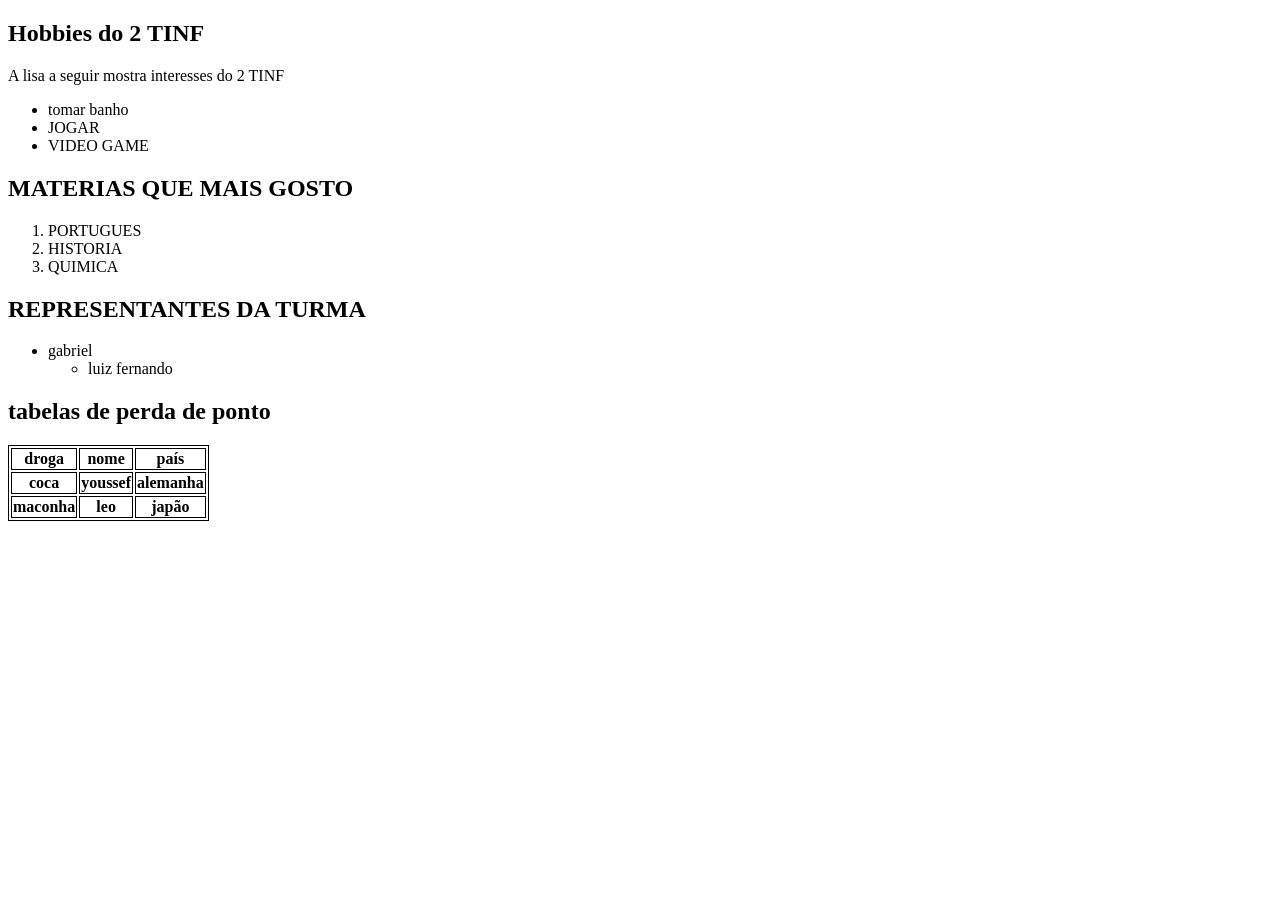
<file: index.html>
<!DOCTYPE html>
<html lang="pt-br">

<head>
    <meta charset="UTF-8">
    <meta name="viewport" content="width=device-width, initial-scale=1.0">
    <title>html - parte 2</title>
    <style>
        table,
        th {
            border: 1px black solid;
        }
    </style>
</head>

<body>
    <h2> Hobbies do 2 TINF</h2>

    <p> A lisa a seguir mostra interesses do 2 TINF</p>

    <ul>
        <li>tomar banho</li>
        <LI>JOGAR</LI>
        <LI>VIDEO GAME</LI>
    </ul>

    <h2>MATERIAS QUE MAIS GOSTO</h2>
    <OL>
        <LI>PORTUGUES</LI>
        <LI>HISTORIA</LI>
        <LI>QUIMICA</LI>
    </OL>

    <H2>REPRESENTANTES DA TURMA</H2>
    <ul>
        <li>gabriel</li>
        <ul>
            <li>luiz fernando</li>
        </ul>
    </ul>

    <h2>tabelas de perda de ponto</h2>
    <table>
        <tr>
            <th>droga</th>
            <th>nome</th>
            <th>país</th>
        </tr>
        <tr>
            <th>coca</th>
            <th>youssef</th>
            <th>alemanha</th>
        </tr>
        <tr>
            <th>maconha</th>
            <th>leo</th>
            <th>japão</th>
        </tr>
    </table>
</body>

</html>
</file>
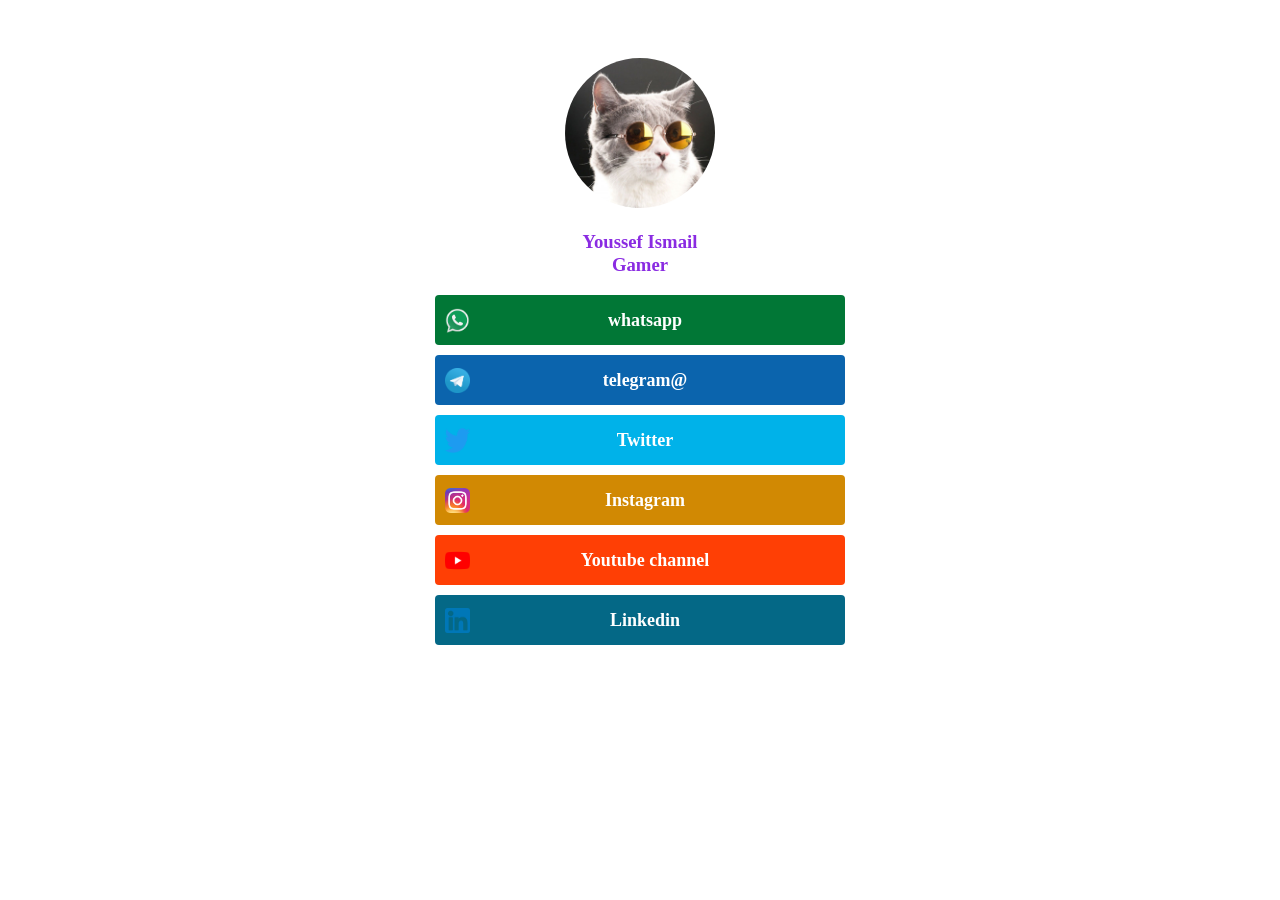
<file: atividade 04.09.2025/index.html>
<!DOCTYPE html>
<html lang="en">
<head>
    <meta charset="UTF-8">
    <meta name="viewport" content="width=device-width, initial-scale=1.0">
    <title>Document</title>
    <link rel="stylesheet" href="estilo.css">
</head>
<body>
    <div class="tudo">
        <div class="fotos">
            <img class="imagem" src="gato.png" alt="Profile Picture">
        </div>
        <div class="nome">
            <h3>Youssef Ismail</h3>
            <h3 style="margin-top: -17px;">Gamer</h3>
        </div>
        <div class="itens">
            <div class="whats">
                <div class="inte">
                    <img class="icon" src="whats.png" alt="WhatsApp" />
                    <div class="platform-name">whatsapp</div>
                </div>
            </div>
            <div class="tele">
                <div class="inte">
                    <img class="icon" src="tele.png" alt="Telegram" />
                    <div class="platform-name">telegram@</div>
                </div>
            </div>
            <div class="twitter">
                <div class="inte">
                    <img class="icon" src="twi.png" alt="Twitter" />
                    <div class="platform-name">Twitter</div>
                </div>
            </div>
            <div class="insta">
                <div class="inte">
                    <img class="icon" src="insta.png" alt="Instagram" />
                    <div class="platform-name">Instagram</div>
                </div>
            </div>
            <div class="you">
                <div class="inte">
                    <img class="icon" src="you.png" alt="YouTube" />
                    <div class="platform-name">Youtube channel</div>
                </div>
            </div>
            <div class="link">
                <div class="inte">
                    <img class="icon" src="link.png" alt="LinkedIn" />
                    <div class="platform-name">Linkedin</div>
                </div>
            </div>
        </div>
    </div>
</body>
</html>
</file>
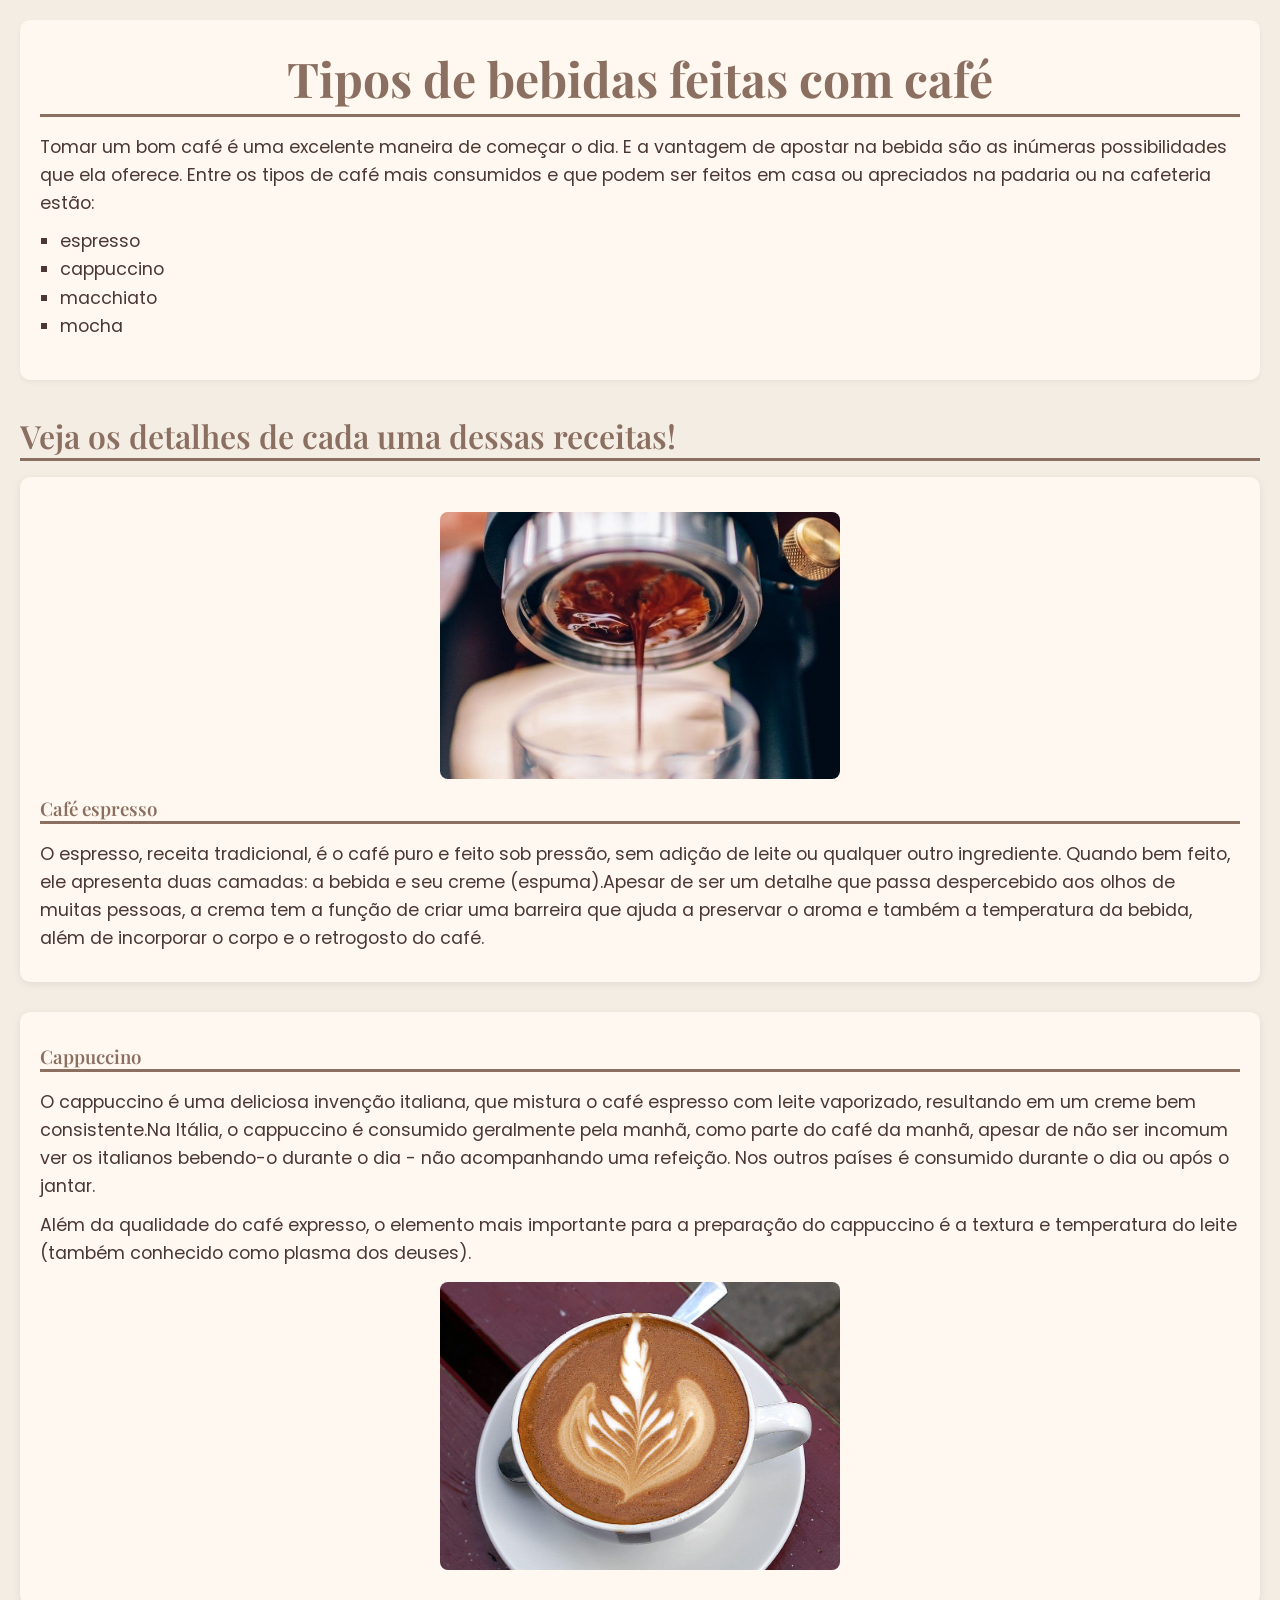
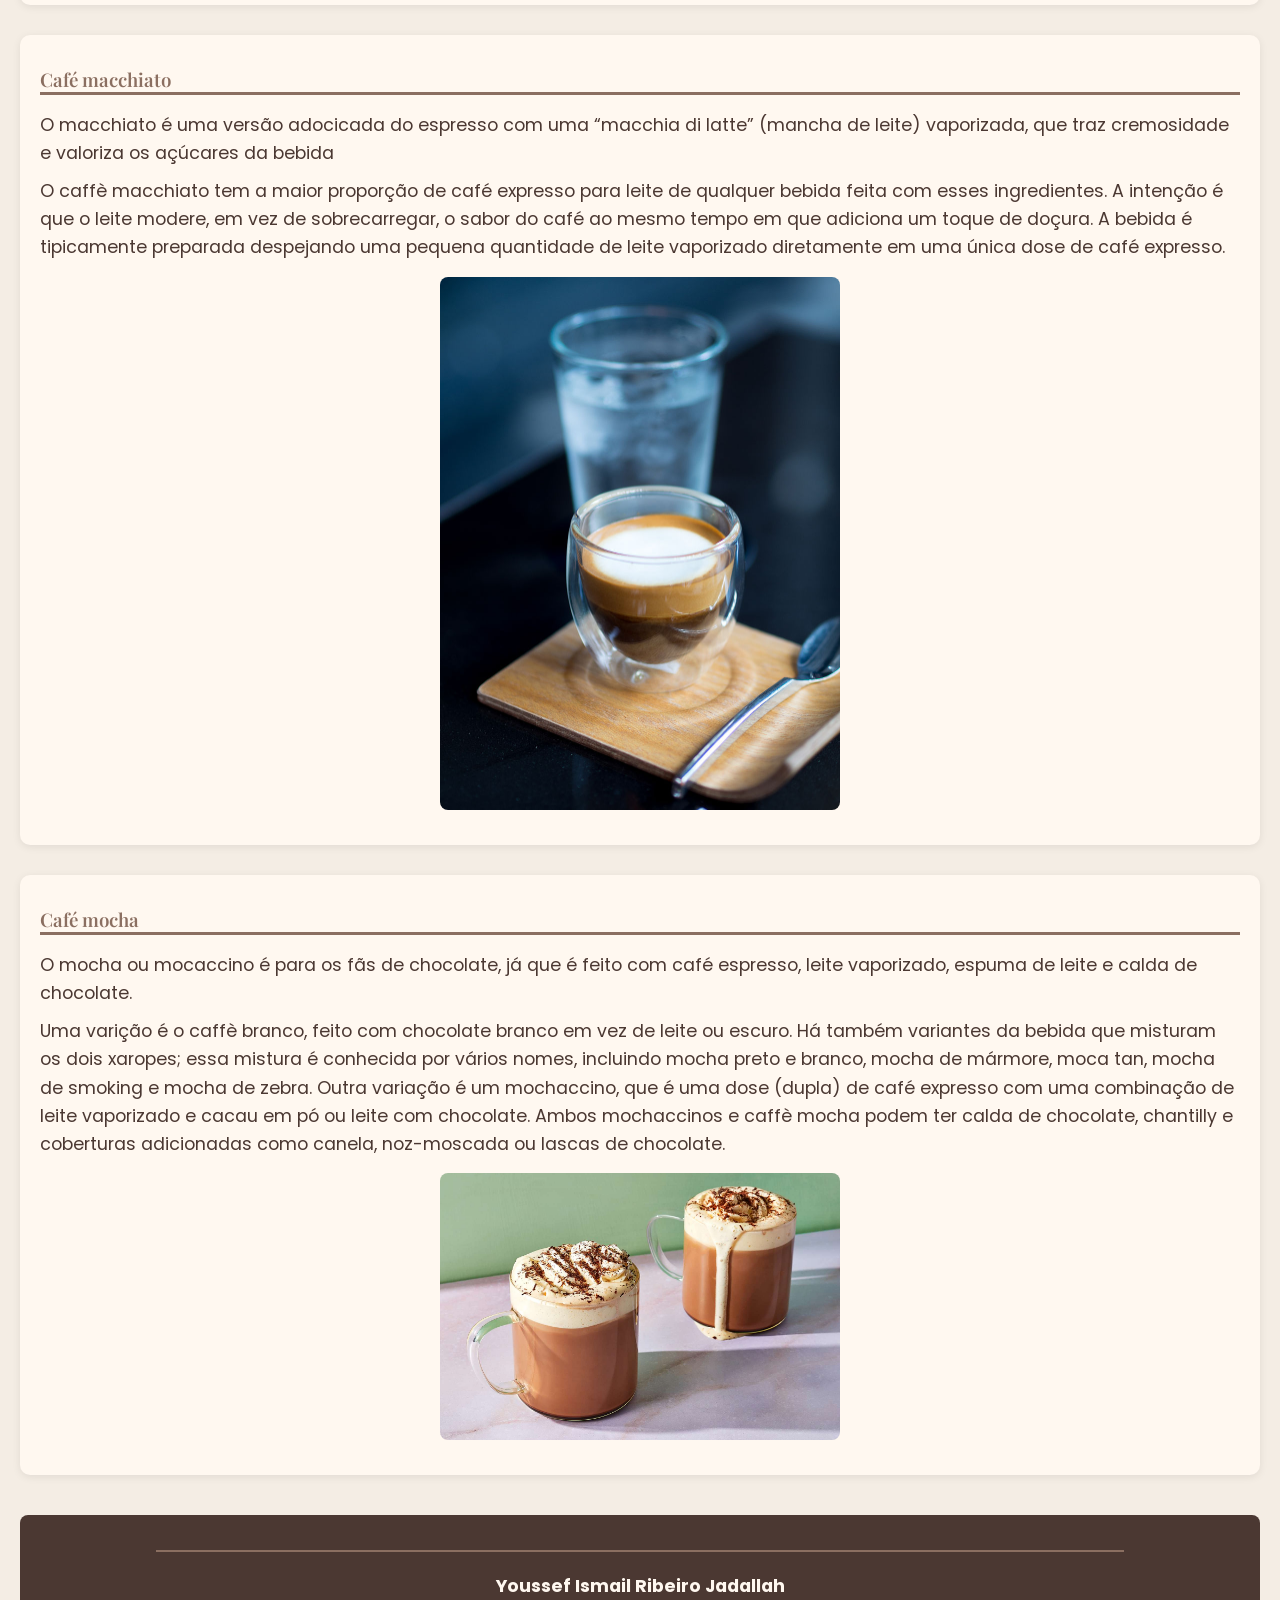
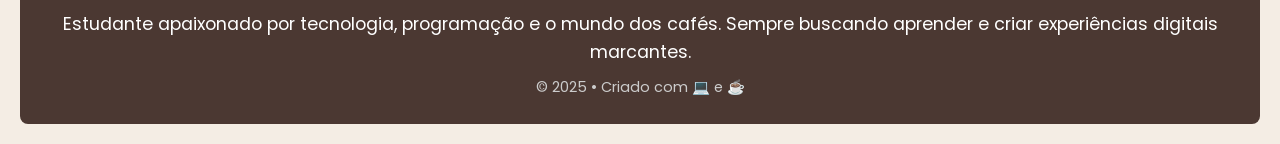
<file: atividade gil 22 05 2025/index.html>
<!DOCTYPE html>
<html lang="PT-BR">
<head>
    <meta charset="UTF-8" />
    <meta name="viewport" content="width=device-width, initial-scale=1.0" />
    <title>Bebidas feiras com café</title>

    <!--Essa página foi criada utilizando como base o conteúdo do artigo do site: https://www.mokaclube.com.br/blog/quais-os-tipos-de-cafe/ 
Autor: MokaClube. 27 de setembro de 2019 
Outras referencias: https://pt.wikipedia.org/wiki/Cappuccino
-->
    <link rel="stylesheet" href="estilo.css" />
    <link href="https://fonts.googleapis.com/css2?family=Playfair+Display:wght@600&family=Poppins&display=swap" rel="stylesheet" />
</head>
<body>
    <div class="conteudo-topo fade-in">
        <h1>Tipos de bebidas feitas com café</h1>
        <p>Tomar um bom café é uma excelente maneira de começar o dia. E a vantagem de apostar na bebida são as inúmeras possibilidades que ela oferece.

        Entre os tipos de café mais consumidos e que podem ser feitos em casa ou apreciados na padaria ou na cafeteria estão:</p>

        <ul>
            <li>espresso</li>
            <li>cappuccino</li>
            <li>macchiato</li>
            <li>mocha</li>
        </ul>
    </div>

    <div class="conteudo-principal fade-in">
        <h2>Veja os detalhes de cada uma dessas receitas!</h2>

        <div class="bebida fade-in" style="animation-delay: 0.2s;">
            <img src="img/espresso.jpg" alt="espresso saindo da máquina" />
            <h3>Café espresso</h3>
            <p>O espresso, receita tradicional, é o café puro e feito sob pressão, sem adição de leite ou qualquer outro ingrediente. Quando bem feito, ele apresenta duas camadas: a bebida e seu creme (espuma).Apesar de ser um detalhe que passa despercebido aos olhos de muitas pessoas, a crema tem a função de criar uma barreira que ajuda a preservar o aroma e também a temperatura da bebida, além de incorporar o corpo e o retrogosto do café.</p>
        </div>

        <div class="bebida fade-in" style="animation-delay: 0.4s;">
            <h3>Cappuccino</h3>
            <p>O cappuccino é uma deliciosa invenção italiana, que mistura o café espresso com leite vaporizado, resultando em um creme bem consistente.Na Itália, o cappuccino é consumido geralmente pela manhã, como parte do café da manhã, apesar de não ser incomum ver os italianos bebendo-o durante o dia - não acompanhando uma refeição. Nos outros países é consumido durante o dia ou após o jantar.</p>
            <p>Além da qualidade do café expresso, o elemento mais importante para a preparação do cappuccino é a textura e temperatura do leite (também conhecido como plasma dos deuses).</p>

            <img src="img/Latte_art.jpg" alt="cappucino com latte art" />
        </div>

        <div class="bebida fade-in" style="animation-delay: 0.6s;">
            <h3>Café macchiato</h3>
            <p>O macchiato é uma versão adocicada do espresso com uma “macchia di latte” (mancha de leite) vaporizada, que traz cremosidade e valoriza os açúcares da bebida</p>
            <p>O caffè macchiato tem a maior proporção de café expresso para leite de qualquer bebida feita com esses ingredientes. A intenção é que o leite modere, em vez de sobrecarregar, o sabor do café ao mesmo tempo em que adiciona um toque de doçura. A bebida é tipicamente preparada despejando uma pequena quantidade de leite vaporizado diretamente em uma única dose de café expresso.</p>

            <img src="img/macchiato.jpg" alt="macchiato" />
        </div>

        <div class="bebida fade-in" style="animation-delay: 0.8s;">
            <h3>Café mocha</h3>
            <p>O mocha ou mocaccino é para os fãs de chocolate, já que é feito com café espresso, leite vaporizado, espuma de leite e calda de chocolate.</p>
            <p>Uma varição é o caffè branco, feito com chocolate branco em vez de leite ou escuro. Há também variantes da bebida que misturam os dois xaropes; essa mistura é conhecida por vários nomes, incluindo mocha preto e branco, mocha de mármore, moca tan, mocha de smoking e mocha de zebra.

                Outra variação é um mochaccino, que é uma dose (dupla) de café expresso com uma combinação de leite vaporizado e cacau em pó ou leite com chocolate. Ambos mochaccinos e caffè mocha podem ter calda de chocolate, chantilly e coberturas adicionadas como canela, noz-moscada ou lascas de chocolate.</p>

            <img src="img/mocha.jpg" alt="mocha" />
        </div>
    </div>

    <footer>
        <hr style="border: none; border-top: 2px solid #8B6F61; width: 80%; margin: 20px auto;" />
        <p>
            <strong>
                <a href="sobremim.html" style="color: #FFF8F0; text-decoration: none;">
                    Youssef Ismail Ribeiro Jadallah
                </a>
            </strong>
        </p>
        <p>Estudante apaixonado por tecnologia, programação e o mundo dos cafés. Sempre buscando aprender e criar experiências digitais marcantes.</p>
        <p style="font-size: 0.9em; color: #ccc;">&copy; 2025 • Criado com 💻 e ☕</p>
    </footer>
</body>
</html>
</file>
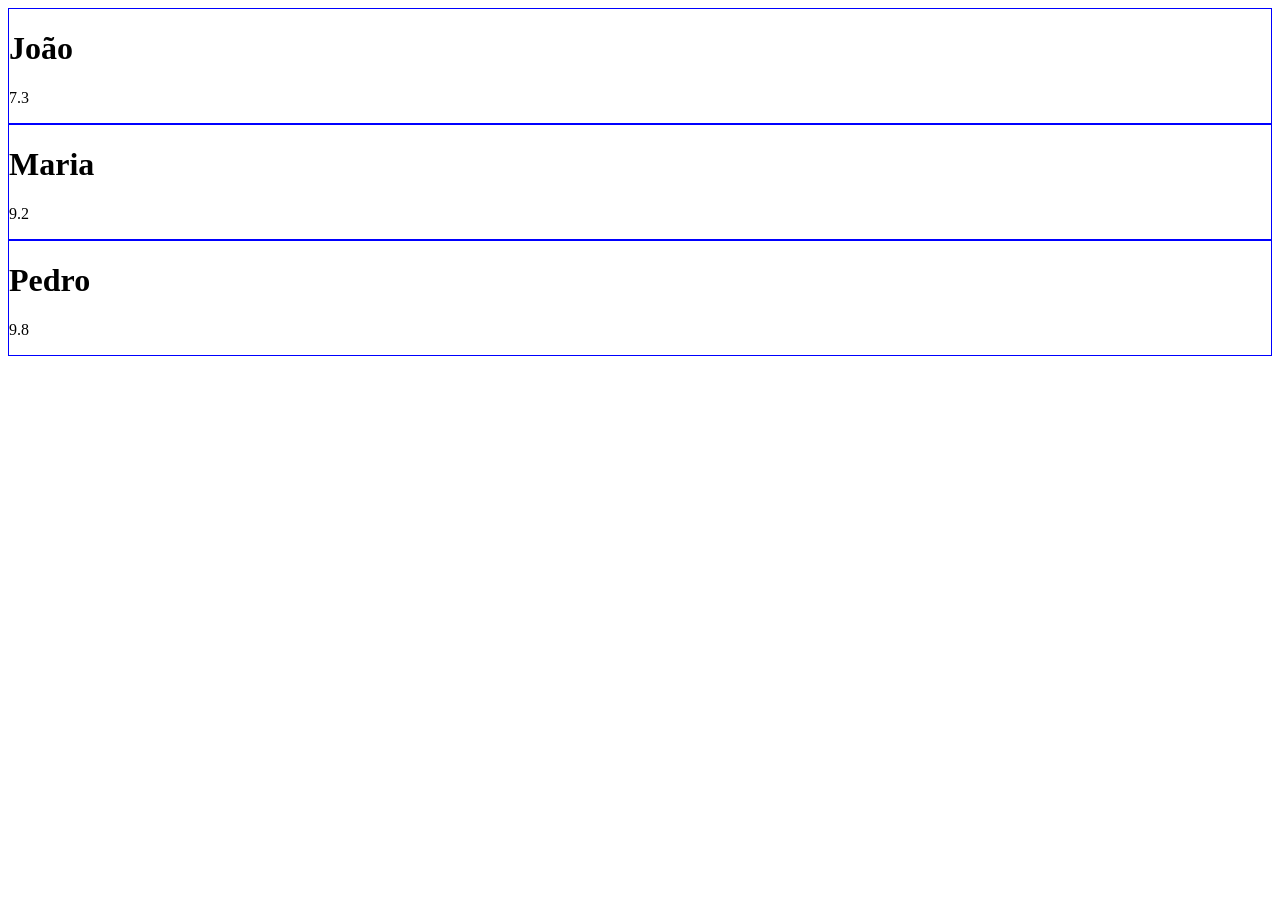
<file: aula 02.10.2025/index.html>
<!DOCTYPE html>
<html lang="en">
<head>
    <meta charset="UTF-8">
    <meta name="viewport" content="width=device-width, initial-scale=1.0">
    <title>Document</title>
</head>
<body>
    
    <script src="script6.js"></script>
</body>
</html>
</file>
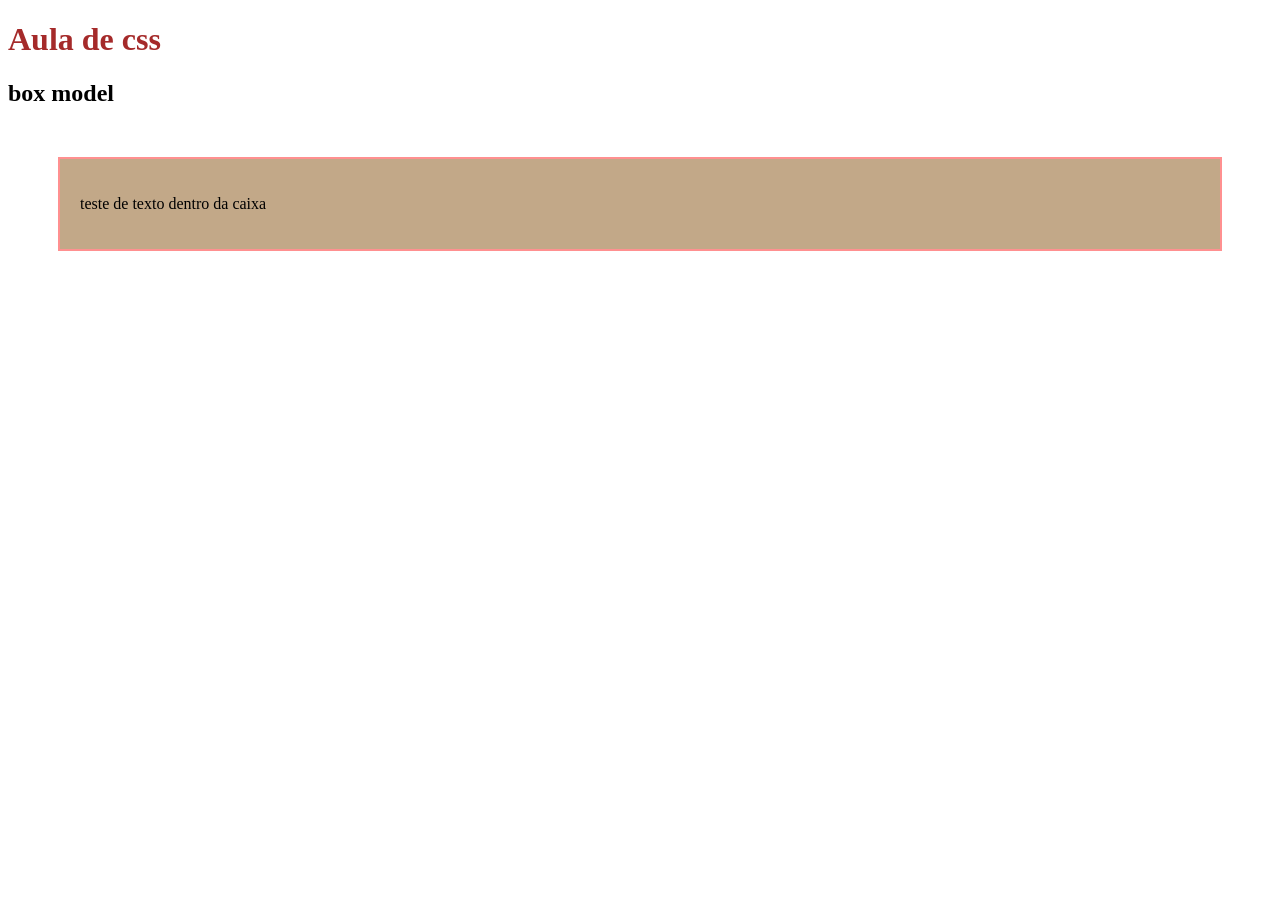
<file: aula 1505/index.html>
<!DOCTYPE html>
<html lang="en">
<head>
    <meta charset="UTF-8">
    <meta name="viewport" content="width=device-width, initial-scale=1.0">
    <title>css - aula 1</title>
    <link rel="stylesheet" href="estilo.css">
</head>
<body>
    <h1>Aula de css</h1>
    <h2>box model</h2>
    <div>
        <p>teste de texto dentro da caixa</p>
    </div>
</body>
</html>
</file>
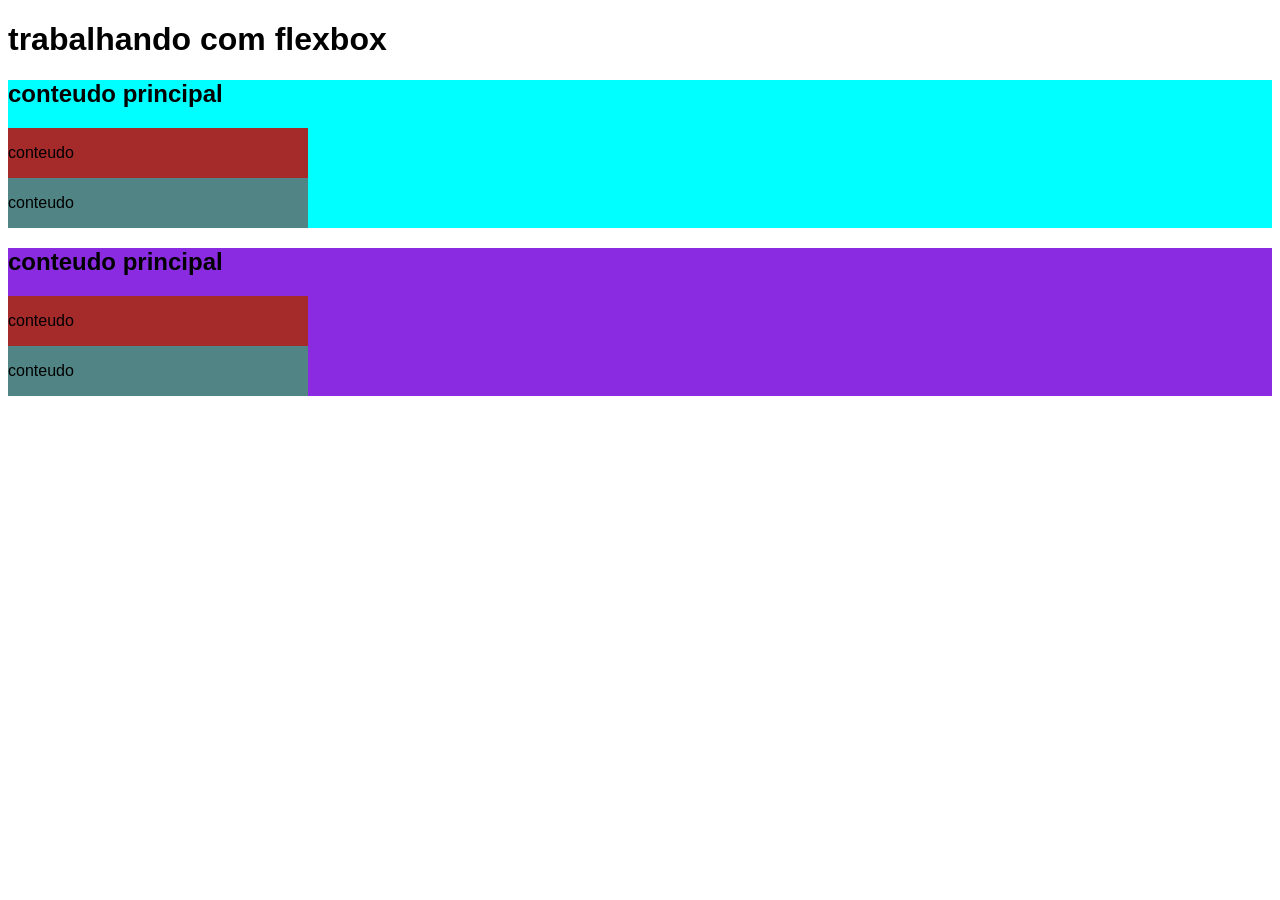
<file: aula 17 06 2025/index.html>
<!DOCTYPE html>
<html lang="en">
<head>
    <meta charset="UTF-8">
    <meta name="viewport" content="width=device-width, initial-scale=1.0">
    <title>flexbox</title>
    <link rel="stylesheet" href="estilo.css">
</head>
<body>
    <h1>trabalhando com flexbox</h1>

    <div class="conteudo1">
        <h2>conteudo principal</h2>
        <div class="conteiner">
            <div class="interna1">
                <p>conteudo</p>
            </div>
            <div class="interna2">
                <p>conteudo</p>
            </div>
        </div>
    </div>



    <div class="conteudo2">
        <h2>conteudo principal</h2>
        <div class="conteiner">
            <div class="interna1">
                <p>conteudo</p>
            </div>
            <div class="interna2">
                <p>conteudo</p>
            </div>
        </div>
    </div>
</body>
</html>
</file>
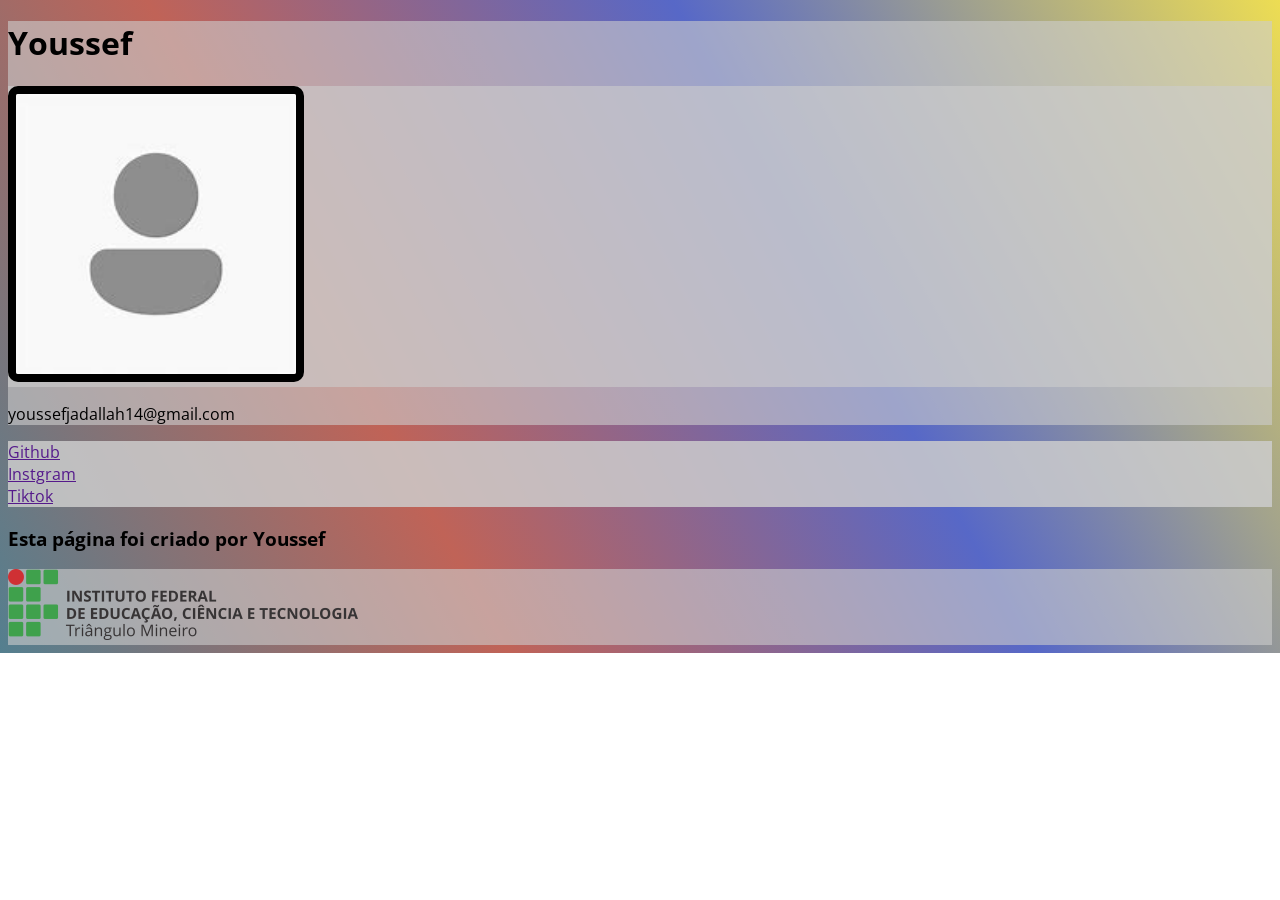
<file: aula 20 05/index.html>
<!DOCTYPE html>
<html lang="en">
<head>
    <meta charset="UTF-8">
    <meta name="viewport" content="width=device-width, initial-scale=1.0">
    <title>aula 22/05 </title>
    <link rel="stylesheet" href="estilo.css">
</head>
<body>
    <div class="topo">
        <h1>Youssef</h1>
        <div>
            <img src="img\OIP.jpg" alt="minha foto aqui" class="avatar">
        </div>
        <p class="contato">youssefjadallah14@gmail.com</p>
    </div>

    <div class="meuslinks">
        <div class="links"> <a href="" target="_blank"> Github </a></div>
        <div class="links"> <a href="" target="_blank"> Instgram </a></div>
        <div class="links"> <a href="" target="_blank"> Tiktok </a></div>
    </div>

    <footer>
        <h3 class="direitos">Esta página foi criado por Youssef</h3>
        <div>
            <img src="img\iftm-logo.png" alt="" class="iftm">
        </div>
    </footer>
</body>
</html>
</file>
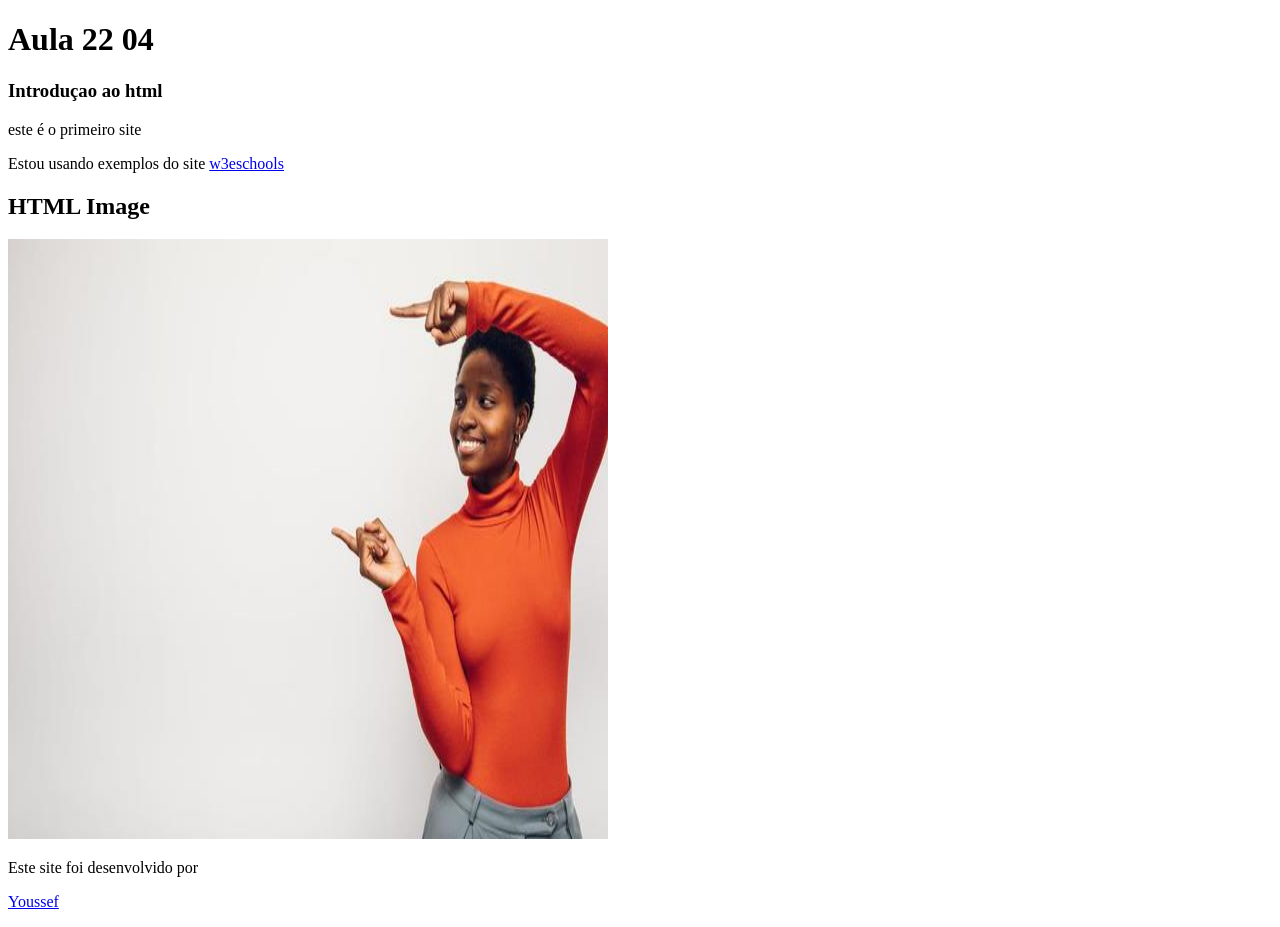
<file: aula 22 04/index.html>
<!DOCTYPE html>
<html lang="en">
<head>
    <meta charset="UTF-8">
    <meta name="viewport" content="width=device-width, initial-scale=1.0">
    <title>aula 22 04</title>
    <link rel="icon" type="image/x-icon" href="img/images.jpg">
</head>
<body>

    <h1>Aula 22 04</h1>
    <h3>Introduçao ao html</h3>
    <p> este é o primeiro site</p>
    <p>Estou usando exemplos do site <a href=https://www.w3schools.com> w3eschools</a></p>
    <h2>HTML Image</h2>
    <a target="_blank" href="https://iftm.edu.br/capa/"> <img src="img/mulher preta.jpg" alt="mulher preta" height="600px" width="600px"> </a>

    <p>Este site foi desenvolvido por <p> <a href="eu.html">Youssef</a></p>
    </p>
</body>
</html>
</file>
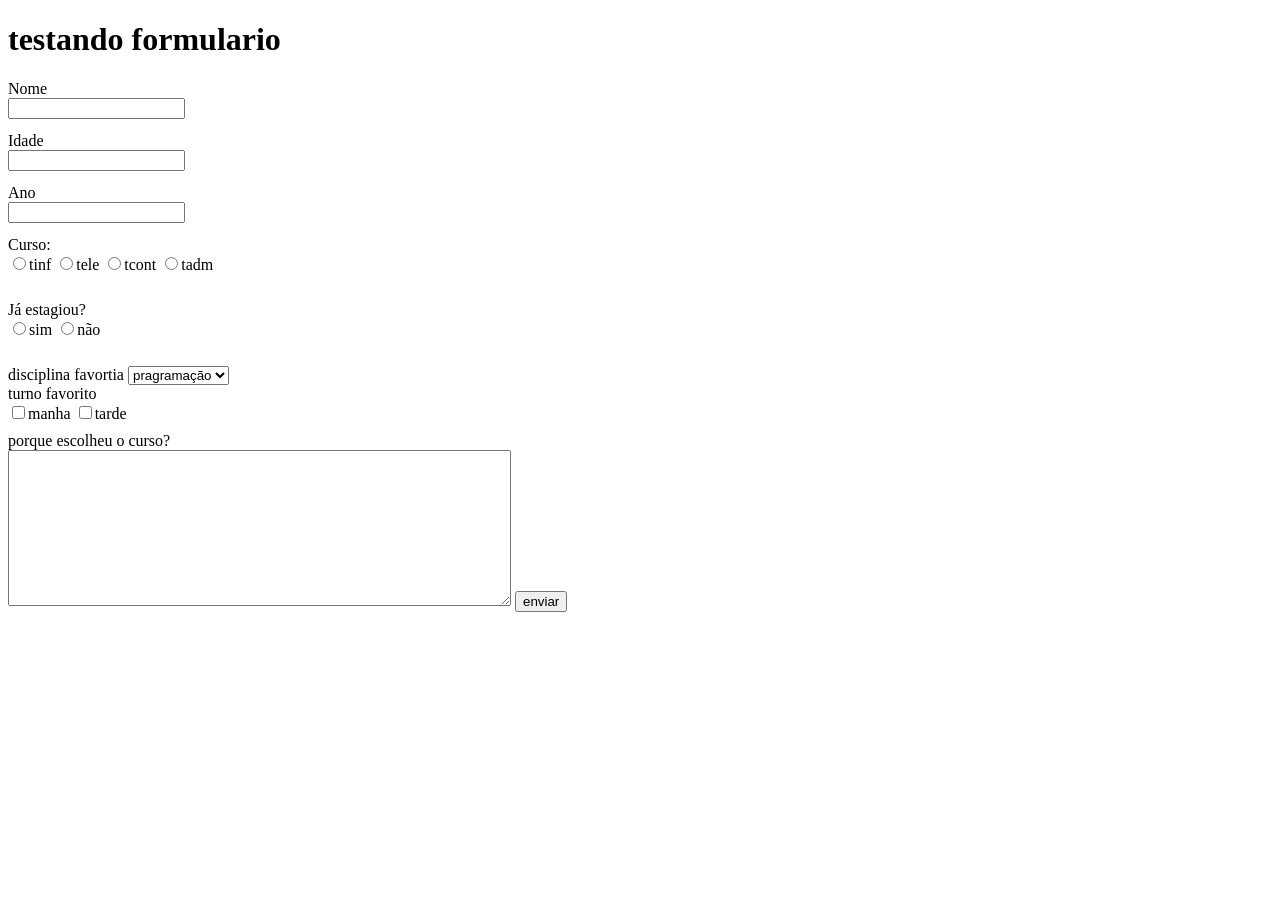
<file: aula 29 05 2025/index.html>
<!DOCTYPE html>
<html lang="en">
<head>
    <meta charset="UTF-8">
    <meta name="viewport" content="width=device-width, initial-scale=1.0">
    <title>Document</title>
    <link rel="stylesheet" href="estilo.css">
</head>
<body>

    <h1>testando formulario</h1>
    <form>

        <label for="a">Nome</label><br>
        <input type="text" id="a"><br>

        <label for="b">Idade</label><br>
        <input type="text" id="b"><br>

        <label for="c">Ano</label><br>
        <input type="text" id="c"><br>

        <label for="ab">Curso:</label><br>
        <input type="radio" value="tinf" name="curso"><label >tinf</label>
        <input type="radio" value="tinf" name="curso"><label >tele</label>
        <input type="radio" value="tinf" name="curso"><label >tcont</label>
        <input type="radio" value="tinf" name="curso"><label >tadm</label> <br><br>

        <label for="">Já estagiou?</label><br>
        <input type="radio" value="estagio" name="estagiou">sim
        <input type="radio" value="estagio" name="estagiou">não <br><br>

        <label for="">disciplina favortia</label>
        <select name="" id="">
            <option value="prag">pragramação</option>
            <option value="mat">matematica</option>
        </select>

        <br><label for="">turno favorito</label>
        <br><input type="checkbox" value="manha"><label>manha</label>
        <input type="checkbox" value="tarde"><label>tarde</label>

        <br><label for="">porque escolheu o curso?</label>
        <br><textarea rows="10" cols="60"></textarea>

        <button>
            enviar
        </button>

    </form> 
    
    
</body>
</html>
</file>
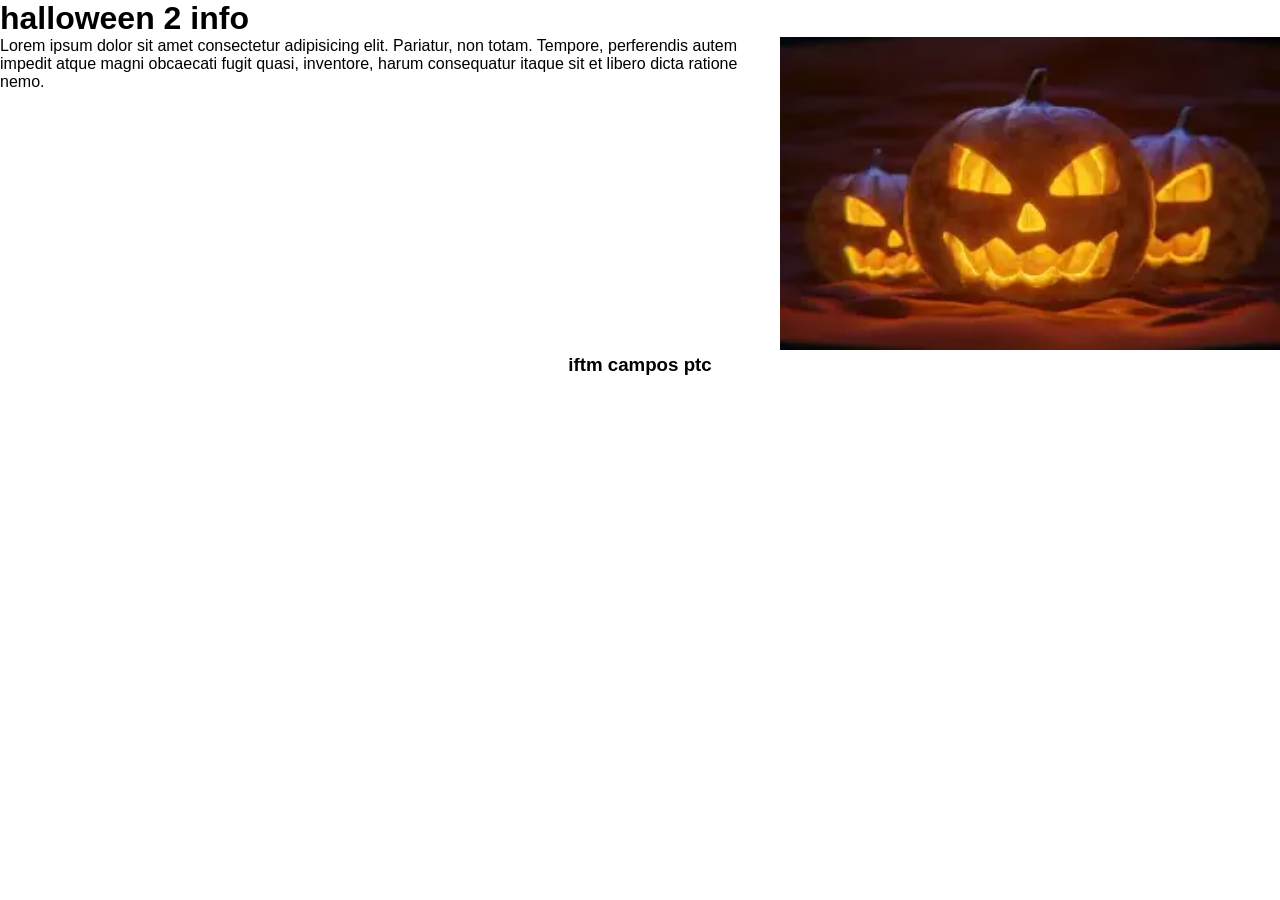
<file: aula 30.10.2025/index.html>
<!DOCTYPE html>
<html lang="en">
<head>
    <meta charset="UTF-8">
    <meta name="viewport" content="width=device-width, initial-scale=1.0">
    <title>Media querry</title>
    <link rel="stylesheet" href="estilo.css">
</head>
<body>
    
    <h1 class="tituloprincipal">halloween 2 info</h1>

    <div class="conteudo">
        <div class="texto-conteudo">
            <p>Lorem ipsum dolor sit amet consectetur adipisicing elit. Pariatur, non totam. Tempore, perferendis autem impedit atque magni obcaecati fugit quasi, inventore, harum consequatur itaque sit et libero dicta ratione nemo.</p>
        </div>
        <div class="imagem-conteudo">
            <img src="hall.png" alt="" class="imagem-hall">
        </div>
    </div>

    <footer>
        <h3>
            iftm campos ptc
        </h3>
        <img src="image.png" alt="">
    </footer>
</body>
</html>
</file>
<file: atividade 04.09.2025/estilo.css>
.imagem {
    margin-top: 50px;
    width: 150px;
    border-radius: 50%;
}

.tudo {
    display: flex;
    flex-direction: column;
    width: 100%;
    text-align: center;
}

.itens {
    display: flex;
    flex-direction: column;
    row-gap: 10px;
    align-items: center;
}

.whats, .tele, .twitter, .insta, .you, .link {
    border-radius: 4px;
    width: 400px;
    height: 50px;
    color: aliceblue;
    display: flex;
    align-items: center;
    justify-content: center;
    padding-left: 10px;
    background-color: #f1f1f1;
}

.whats {
    background-color: rgb(1, 119, 54);
}

.tele {
    background-color: rgb(11, 100, 173);
}

.twitter {
    background-color: rgb(0, 178, 233);
}

.insta {
    background-color: rgb(209, 137, 3);
}

.you {
    background-color: rgb(255, 63, 5);
}

.link {
    background-color: rgb(4, 104, 134);
}

.nome {
    color: blueviolet;
}

.inte {
    display: flex;
    align-items: center;
    justify-content: flex-start;
    width: 100%;
}

.icon {
    width: 25px;
    height: 25px;
    margin-right: -25px; /* Espaço entre o ícone e o nome */
}

.platform-name {
    font-size: 18px;
    font-weight: bold;
    color: white;
    text-align: center;
    flex-grow: 1; /* Faz o texto se expandir para ocupar o espaço restante */
}
</file>
<file: atividade gil 22 05 2025/estilo.css>
/* Reset básico */
* {
    margin: 0;
    padding: 0;
    box-sizing: border-box;
}

body {
    font-family: 'Segoe UI', Tahoma, Geneva, Verdana, sans-serif;
    background-color: #F4EDE4;
    color: #4B3832;
    line-height: 1.6;
    padding: 20px;
}

/* Título principal */
h1 {
    color: #4B3832;
    text-align: center;
    margin-bottom: 20px;
}

/* Parágrafos e subtítulos */
h2, h3 {
    color: #8B6F61;
}

p {
    margin: 10px 0;
}

/* Lista */
ul {
    list-style-type: square;
    padding-left: 20px;
    margin-bottom: 20px;
}

/* Bloco de conteúdo superior */
.conteudo-topo {
    background-color: #FFF8F0;
    padding: 20px;
    border-radius: 10px;
    margin-bottom: 30px;
    box-shadow: 0 2px 5px rgba(0,0,0,0.05);
}

/* Bloco de cada bebida */
.bebida {
    background-color: #FFF8F0;
    margin-bottom: 30px;
    padding: 20px;
    border-radius: 10px;
    box-shadow: 0 2px 8px rgba(0, 0, 0, 0.08);
}

/* Imagens */
.bebida img {
    width: 100%;
    max-width: 400px;
    height: auto;
    border-radius: 8px;
    display: block;
    margin: 15px auto;
}

/* Título das bebidas */
.bebida h3 {
    margin-top: 10px;
}

/* Rodapé */
footer {
    text-align: center;
    padding: 15px;
    background-color: #4B3832;
    color: #FFFFFF;
    margin-top: 40px;
    border-radius: 8px;
}

body {
    font-family: 'Poppins', sans-serif;
    color: #4B3832;
    background-color: #F4EDE4;
}

h1, h2, h3 {
    font-family: 'Playfair Display', serif;
    color: #8B6F61;
    font-weight: 600;
    margin-bottom: 1rem;
}

p, li, footer {
    font-family: 'Poppins', sans-serif;
    line-height: 1.6;
}

.fade-in {
    opacity: 0;
    animation: fadeInAnim 1.5s ease forwards;
  }
  
  @keyframes fadeInAnim {
    to {
      opacity: 1;
    }
  }
  
  a {
    color: #8B6F61;
    text-decoration: none;
    transition: color 0.3s ease;
  }
  
  a:hover {
    color: #4B3832;
    text-decoration: underline;
  }
  
  img {
    transition: transform 0.3s ease, box-shadow 0.3s ease;
    border-radius: 8px;
  }
  
  img:hover {
    transform: scale(1.05);
    box-shadow: 0 8px 15px rgba(0, 0, 0, 0.2);
  }
  
  h1, h2, h3 {
    position: relative;
    overflow: hidden;
  }
  
  h1::before, h2::before, h3::before {
    content: '';
    position: absolute;
    width: 100%;
    height: 3px;
    background: #8B6F61;
    bottom: 0;
    left: -100%;
    animation: slideIn 1s forwards;
    animation-delay: 0.3s;
  }
  
  @keyframes slideIn {
    to {
      left: 0;
    }
  }
  
  html {
    scroll-behavior: smooth;
  }
  
  h1 {
    font-size: 3rem;
    font-weight: 700;
  }
  
  h2 {
    font-size: 2rem;
    font-weight: 600;
  }
  
  p, li {
    font-size: 1.1rem;
  }
  
  body {
    max-width: 1300px;  /* ou 1100px, 1000px, como preferir */
    margin: 0 auto;     /* centraliza horizontalmente */
    padding: 20px;      /* mantém o espaçamento interno */
  }
</file>
<file: aula 1505/estilo.css>
h1{
    color:brown
}

div{
    border: 2px solid rgb(255, 144, 144);
    background-color: rgb(194, 168, 136);
    padding: 20px;
    margin: 50px;
}
</file>
<file: aula 17 06 2025/estilo.css>
body{
    font-family: sans-serif;
}
.conteudo1{
    background-color: aqua;
    
}
.conteiner{
    display: flex;
    flex-direction: column;
}
.conteudo2{
    background-color: blueviolet;
}
.interna1{
    background-color: brown;
    width: 300px;
}
.interna2{
    background-color: rgb(81, 133, 133);
    width: 300px;
}
</file>
<file: aula 20 05/estilo.css>
@import url('https://fonts.googleapis.com/css2?family=Open+Sans:ital,wght@0,300..800;1,300..800&display=swap');


body{
    font-family: "Open Sans", sans-serif;
    background: #547f8f;
background: linear-gradient(61deg,rgba(84, 127, 143, 1) 0%, rgba(192, 99, 87, 1) 31%, rgba(87, 104, 199, 1) 63%, rgba(237, 221, 83, 1) 100%) no-repeat;
}

div {
    background-color: rgba(206, 206, 206,0.6);
    color: rgb(0, 0, 0);
}

#teste1 {
    background-color: rgb(44, 140, 224);
}

.titulo {
    color: brown;
}

.avatar{
    width: 280px;
    border: 8px solid black;
    border-radius: 10px;
}
</file>
<file: aula 29 05 2025/estilo.css>
input{
    margin-bottom: 13px;
}
</file>
<file: aula 30.10.2025/estilo.css>
*{
    padding: 0;
    margin: 0;
}

body{
    font-family: sans-serif;
}

.imagem-hall{
    width: 500px;
}

.conteudo{
    display: flex;
}
footer{
        display: flex;
        justify-content: center;
    }

@media (max-width: 800px){
    body{
        color: brown;
    }
    .texto-conteudo p{
        min-width: 320px;
        max-width: 500px;

    }
    .conteudo{
        flex-direction: column-reverse;
        align-items: center;
    }
    .tituloprincipal{
        text-align: center;
    }
    
    footer h3{
        display: none;
    }
}

@media (min-width: 800px){
    footer img{
        display: none;
        align-self: center;
    }
}
</file>
